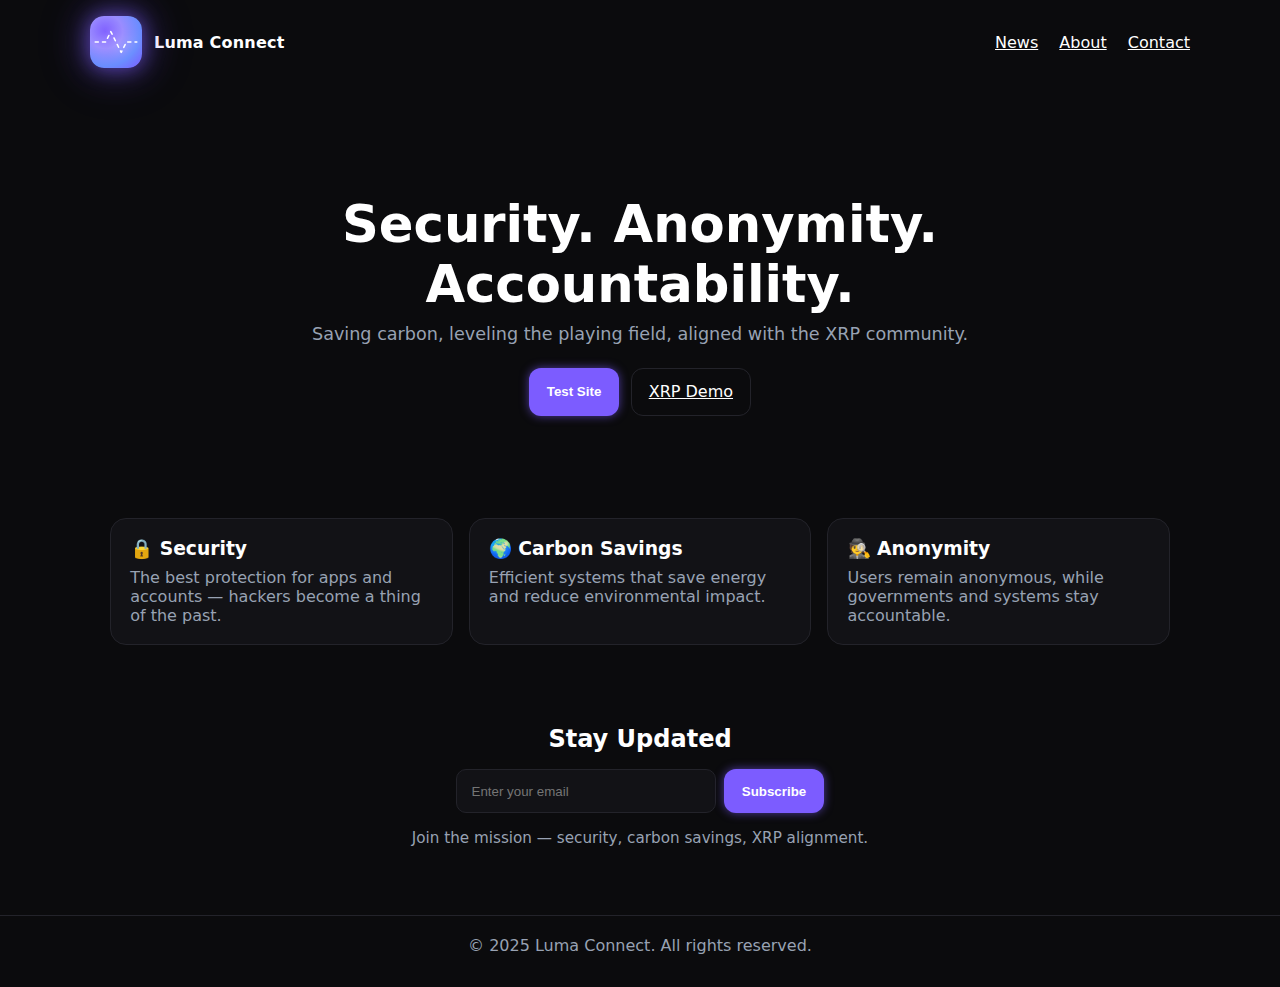
<file: index.html>
<!doctype html>
<html lang="en" data-theme="auto">
<head>
  <meta charset="utf-8" />
  <meta name="viewport" content="width=device-width, initial-scale=1" />
  <title>Luma Connect</title>
  <meta name="description" content="Luma Connect — the simplest way to connect, share, and grow.">

  <style>
    :root{
      --bg:#0b0b0d; --card:#121216; --fg:#fff; --muted:#98a2b3;
      --brand-1:#7c5cff; --brand-2:#9a8cff; --brand-3:#6a8dff; --brand-contrast:#fff;
      --border:#23232a; --glow-a:rgba(124,92,255,.6); --glow-b:rgba(124,92,255,.4); --glow-c:rgba(124,92,255,.2);
    }
    *{box-sizing:border-box;margin:0;padding:0} html,body{height:100%}
    body{font-family:system-ui,-apple-system,Segoe UI,Roboto,Inter,Arial,sans-serif;background:var(--bg);color:var(--fg)}
    a{color:var(--brand-1)} a:hover{text-decoration:underline}
    .container{max-width:1100px;padding:1.25rem;margin:0 auto}

    .site-header{display:flex;align-items:center;justify-content:space-between;padding:1rem 0}
    .brand{display:flex;align-items:center;gap:.75rem;font-weight:800;letter-spacing:.2px}
    .logo-badge{--size:52px;position:relative;width:var(--size);height:var(--size);border-radius:14px;overflow:hidden;isolation:isolate;
      background:radial-gradient(circle at 30% 30%, var(--brand-1), var(--brand-2), var(--brand-3), var(--brand-1));
      animation:glowBreath 6s ease-in-out infinite;
      box-shadow:0 0 20px var(--glow-a),0 0 40px var(--glow-b),0 0 60px var(--glow-c)}
    .pulse-mark{width:100%;height:100%;display:block;mix-blend-mode:screen;filter:drop-shadow(0 0 6px rgba(255,255,255,.9))}
    .pulse-mark path{stroke:#fff;stroke-width:3;fill:none;stroke-linecap:round;stroke-linejoin:round;stroke-dasharray:6 8;animation:dash 2.2s ease-in-out infinite}

    .nav a{margin-left:1rem;color:var(--fg)} .nav a:hover{color:var(--brand-1)}

    .hero{text-align:center;padding:10vh 1rem 6vh}
    .hero h1{font-size:clamp(2rem,5vw,3.2rem);margin-bottom:.6rem}
    .tagline{color:var(--muted);font-size:1.1rem;margin-bottom:1.5rem}
    .cta-row{display:inline-flex;gap:.75rem;flex-wrap:wrap}

    button{background:var(--brand-1);color:var(--brand-contrast);border:0;padding:.9rem 1.1rem;border-radius:12px;cursor:pointer;font-weight:600;
      transition:transform .12s ease,filter .12s ease,box-shadow .3s ease;box-shadow:0 0 10px var(--glow-a)}
    button:hover{filter:brightness(1.1);transform:translateY(-1px) scale(1.03);box-shadow:0 0 20px var(--glow-b)}
    .ghost{display:inline-block;padding:.85rem 1.05rem;border-radius:12px;border:1px solid var(--border);color:var(--fg);background:transparent}
    .ghost:hover{border-color:var(--brand-1)}

    .features{display:grid;gap:1rem;grid-template-columns:repeat(auto-fit,minmax(240px,1fr));padding:3rem 0}
    .feature{background:var(--card);border:1px solid var(--border);border-radius:16px;padding:1.2rem}
    .feature h3{margin-bottom:.5rem} .feature p{color:var(--muted)}

    .contact{padding:2rem 0 3rem;text-align:center}
    .contact form{display:flex;gap:.5rem;justify-content:center;flex-wrap:wrap;margin:1rem 0}
    input[type="email"]{background:var(--card);border:1px solid var(--border);color:var(--fg);padding:.8rem .9rem;border-radius:10px;min-width:260px}
    .muted{color:var(--muted);font-size:.95rem}

    .site-footer{border-top:1px solid var(--border);padding:1.25rem 0 2rem;color:var(--muted);text-align:center}

    @keyframes dash{0%{stroke-dashoffset:0;opacity:.9}50%{stroke-dashoffset:28;opacity:1}100%{stroke-dashoffset:56;opacity:.9}}
    @keyframes glowBreath{0%,100%{transform:scale(1);box-shadow:0 0 20px var(--glow-a),0 0 40px var(--glow-b),0 0 60px var(--glow-c)}
      50%{transform:scale(1.05);box-shadow:0 0 35px var(--glow-a),0 0 70px var(--glow-b),0 0 90px var(--glow-c)}}
  </style>
</head>
<body>
  <header class="site-header container">
    <div class="brand">
      <div class="logo-badge">
        <svg class="pulse-mark" viewBox="0 0 100 100">
          <path d="M10 50 L30 50 L40 30 L60 70 L70 50 L90 50"/>
        </svg>
      </div>
      <span>Luma Connect</span>
    </div>
    <nav class="nav">
      <a href="#">News</a>
      <a href="#">About</a>
      <a href="#">Contact</a>
    </nav>
  </header>

  <main class="container">
    <section class="hero">
      <h1>Security. Anonymity. Accountability.</h1>
      <p class="tagline">Saving carbon, leveling the playing field, aligned with the XRP community.</p>
      <div class="cta-row">
        <button>Test Site</button>
        <a href="test-xrp.html" class="ghost">XRP Demo</a>
      </div>
    </section>

    <section class="features">
      <div class="feature">
        <h3>🔒 Security</h3>
        <p>The best protection for apps and accounts — hackers become a thing of the past.</p>
      </div>
      <div class="feature">
        <h3>🌍 Carbon Savings</h3>
        <p>Efficient systems that save energy and reduce environmental impact.</p>
      </div>
      <div class="feature">
        <h3>🕵️ Anonymity</h3>
        <p>Users remain anonymous, while governments and systems stay accountable.</p>
      </div>
    </section>

    <section class="contact">
      <h2>Stay Updated</h2>
      <form>
        <input type="email" placeholder="Enter your email">
        <button type="submit">Subscribe</button>
      </form>
      <p class="muted">Join the mission — security, carbon savings, XRP alignment.</p>
    </section>
  </main>

  <footer class="site-footer">
    <p>© 2025 Luma Connect. All rights reserved.</p>
  </footer>
</body>
</html>
</file>
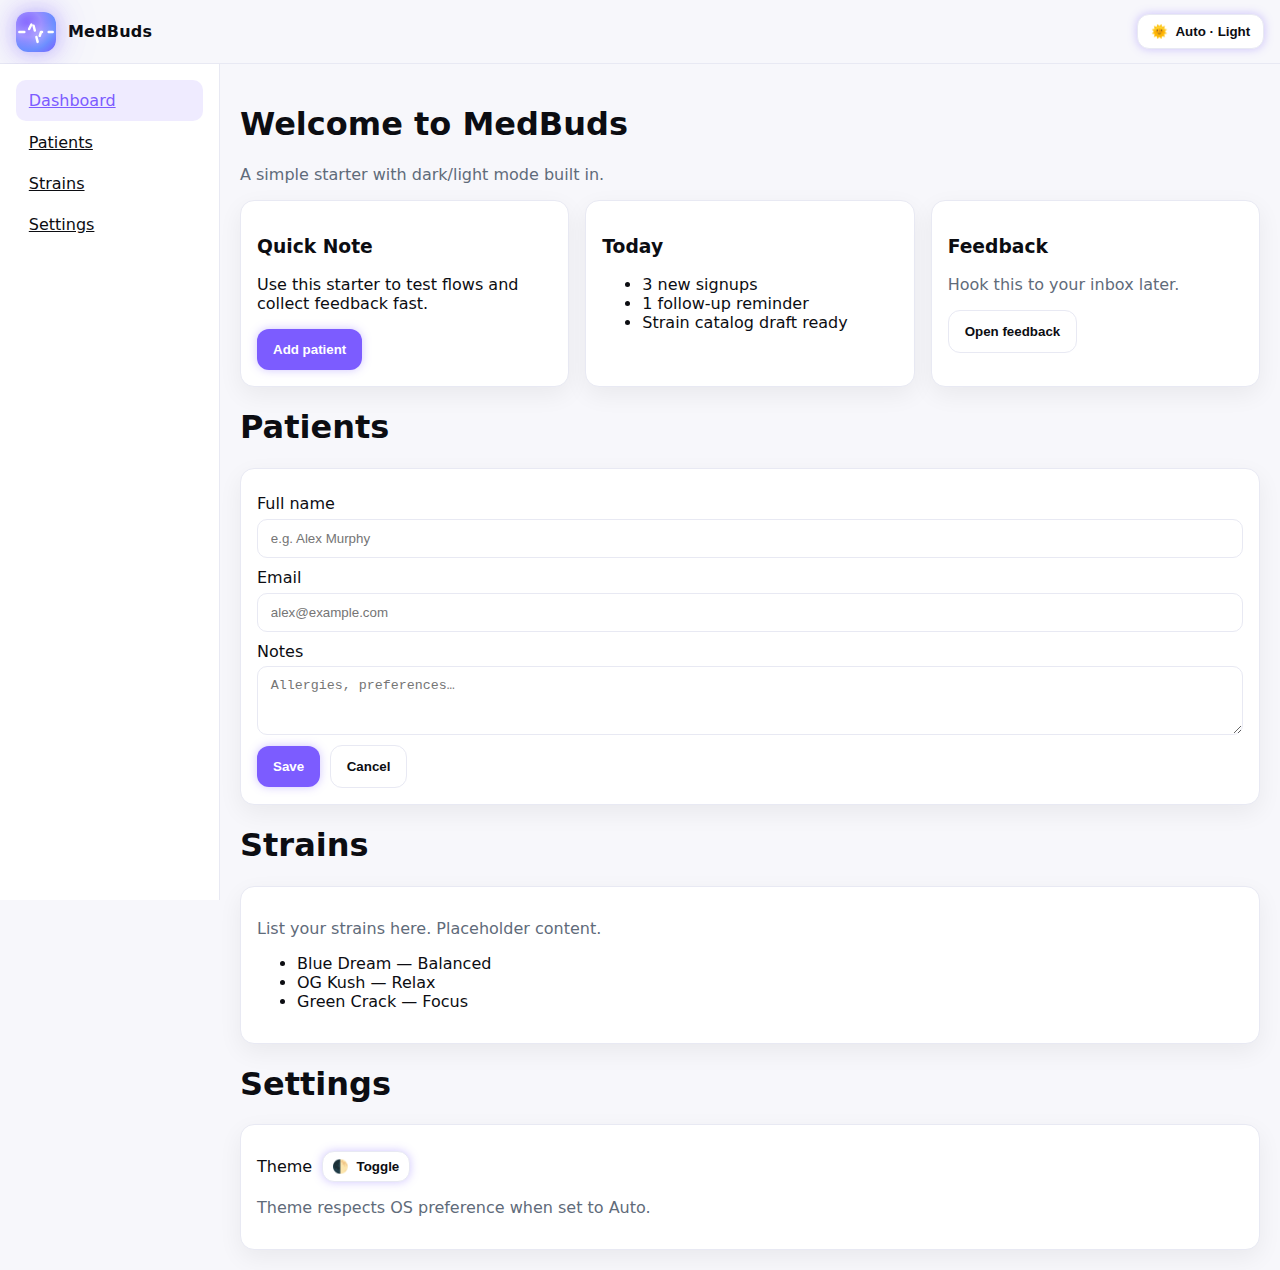
<file: app/index.html>
<!doctype html>
<html lang="en" data-theme="auto">
<head>
  <meta charset="utf-8" />
  <meta name="viewport" content="width=device-width, initial-scale=1" />
  <title>MedBuds • Luma Connect</title>
  <link rel="stylesheet" href="styles.css" />
  <script defer src="app.js"></script>
</head>
<body>
  <header class="topbar">
    <div class="brand">
      <div class="logo-badge" aria-hidden="true">
        <svg viewBox="0 0 48 48" class="pulse-mark" aria-hidden="true">
          <path d="M4 24 H14 L20 12 L26 36 L30 24 H44"/>
        </svg>
      </div>
      <span class="name">MedBuds</span>
    </div>
    <div class="topbar-actions">
      <button id="themeToggle" class="theme-toggle" aria-label="Toggle theme">
        <span id="themeIcon" aria-hidden="true">🌙</span>
        <span id="themeLabel">Dark</span>
      </button>
    </div>
  </header>

  <div class="app-shell">
    <aside class="sidebar">
      <nav>
        <a class="nav-link active" href="#" data-view="dashboard">Dashboard</a>
        <a class="nav-link" href="#" data-view="patients">Patients</a>
        <a class="nav-link" href="#" data-view="strains">Strains</a>
        <a class="nav-link" href="#" data-view="settings">Settings</a>
      </nav>
    </aside>

    <main id="view" class="content">
      <section data-view="dashboard" class="view visible">
        <h1>Welcome to MedBuds</h1>
        <p class="muted">A simple starter with dark/light mode built in.</p>
        <div class="grid">
          <div class="card">
            <h3>Quick Note</h3>
            <p>Use this starter to test flows and collect feedback fast.</p>
            <button class="primary">Add patient</button>
          </div>
          <div class="card">
            <h3>Today</h3>
            <ul class="list">
              <li>3 new signups</li>
              <li>1 follow-up reminder</li>
              <li>Strain catalog draft ready</li>
            </ul>
          </div>
          <div class="card">
            <h3>Feedback</h3>
            <p class="muted">Hook this to your inbox later.</p>
            <button class="ghost">Open feedback</button>
          </div>
        </div>
      </section>

      <section data-view="patients" class="view">
        <h1>Patients</h1>
        <div class="card">
          <form class="form">
            <label>Full name <input type="text" placeholder="e.g. Alex Murphy" /></label>
            <label>Email <input type="email" placeholder="alex@example.com" /></label>
            <label>Notes <textarea rows="3" placeholder="Allergies, preferences…"></textarea></label>
            <div class="row">
              <button class="primary" type="button">Save</button>
              <button class="ghost" type="button">Cancel</button>
            </div>
          </form>
        </div>
      </section>

      <section data-view="strains" class="view">
        <h1>Strains</h1>
        <div class="card">
          <p class="muted">List your strains here. Placeholder content.</p>
          <ul class="list">
            <li>Blue Dream — Balanced</li>
            <li>OG Kush — Relax</li>
            <li>Green Crack — Focus</li>
          </ul>
        </div>
      </section>

      <section data-view="settings" class="view">
        <h1>Settings</h1>
        <div class="card">
          <label class="row">
            <span>Theme</span>
            <button id="inlineThemeToggle" class="theme-toggle small" type="button">
              <span class="only-icon" aria-hidden="true">🌓</span> Toggle
            </button>
          </label>
          <p class="muted">Theme respects OS preference when set to Auto.</p>
        </div>
      </section>
    </main>
  </div>
</body>
</html>
</file>
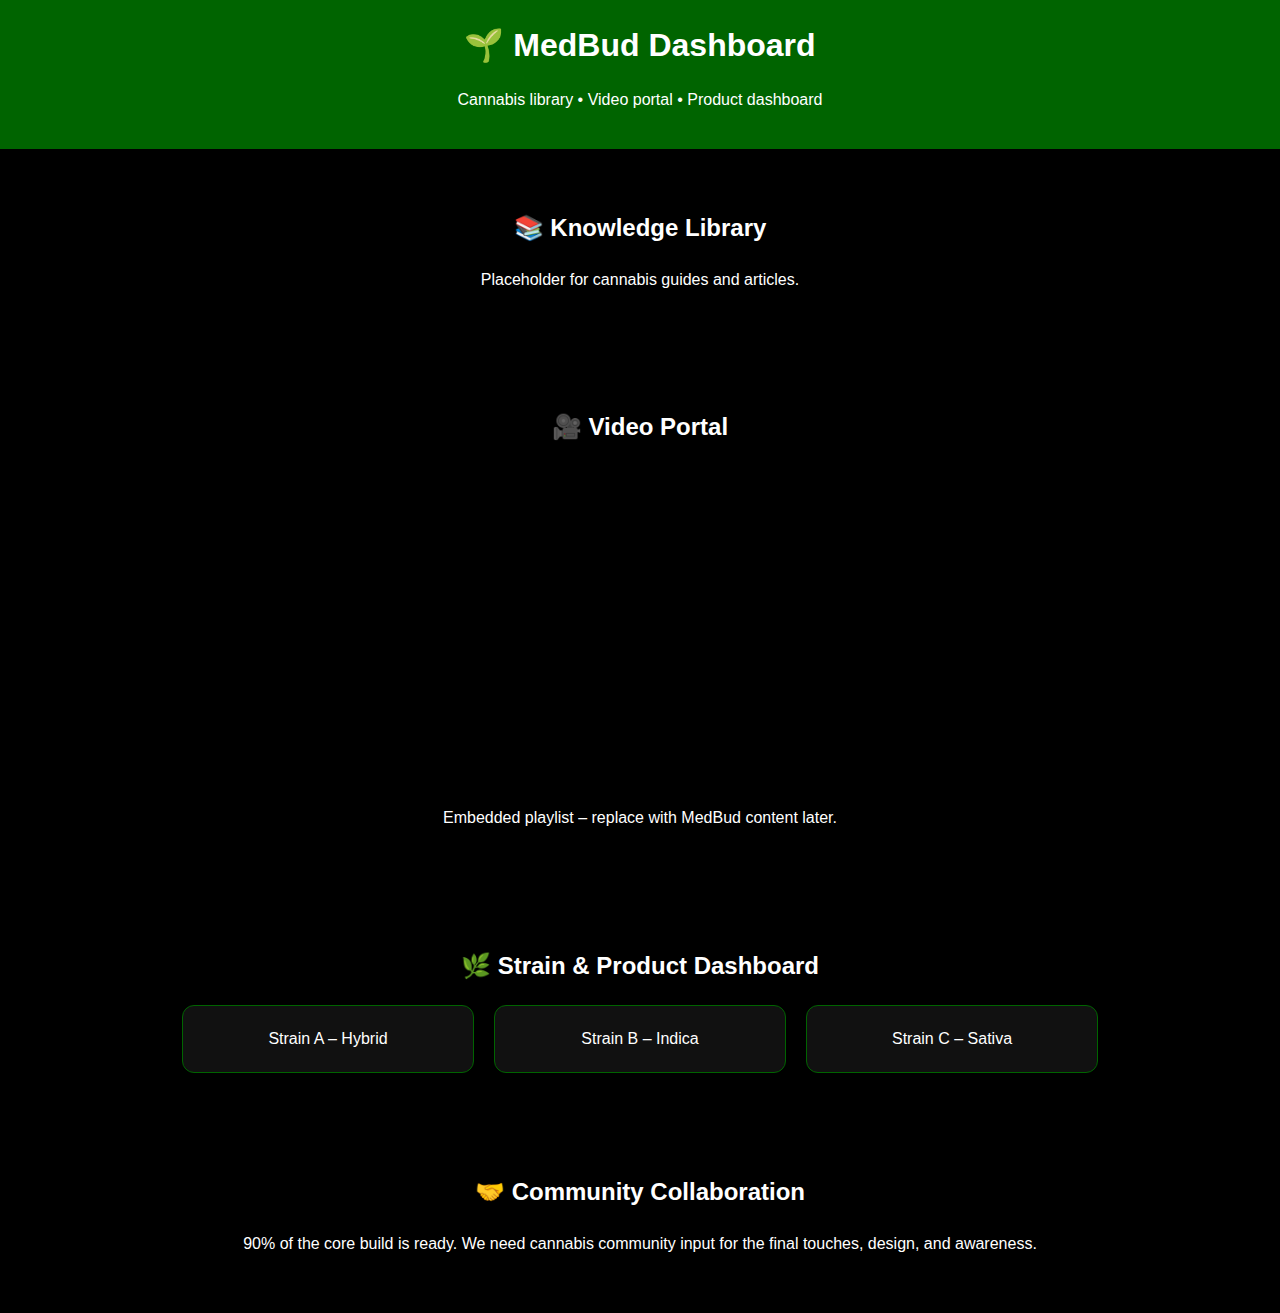
<file: medbud.html>
<!DOCTYPE html>
<html lang="en">
<head>
  <meta charset="UTF-8">
  <meta name="viewport" content="width=device-width, initial-scale=1.0">
  <title>MedBud Dashboard - Luma Connect</title>
  <style>
    body {margin:0;font-family:Arial,sans-serif;background:#000;color:#fff;text-align:center;line-height:1.6;}
    header {background:#006400;padding:20px;}
    header h1 {margin:0;font-size:2em;}
    section {padding:40px 20px;}
    .cards {display:flex;flex-wrap:wrap;justify-content:center;gap:20px;}
    .card {background:#111;border:1px solid #006400;border-radius:12px;padding:20px;width:250px;}
  </style>
</head>
<body>
  <header>
    <h1>🌱 MedBud Dashboard</h1>
    <p>Cannabis library • Video portal • Product dashboard</p>
  </header>
  <section><h2>📚 Knowledge Library</h2><p>Placeholder for cannabis guides and articles.</p></section>
  <section>
    <h2>🎥 Video Portal</h2>
    <iframe width="560" height="315" src="https://www.youtube.com/embed/videoseries?list=PLMC9KNkIncKtPzgY-5rmhvj7fax8fdxoj" frameborder="0" allowfullscreen></iframe>
    <p>Embedded playlist – replace with MedBud content later.</p>
  </section>
  <section>
    <h2>🌿 Strain & Product Dashboard</h2>
    <div class="cards"><div class="card">Strain A – Hybrid</div><div class="card">Strain B – Indica</div><div class="card">Strain C – Sativa</div></div>
  </section>
  <section><h2>🤝 Community Collaboration</h2><p>90% of the core build is ready. We need cannabis community input for the final touches, design, and awareness.</p></section>
</body>
</html>
</file>
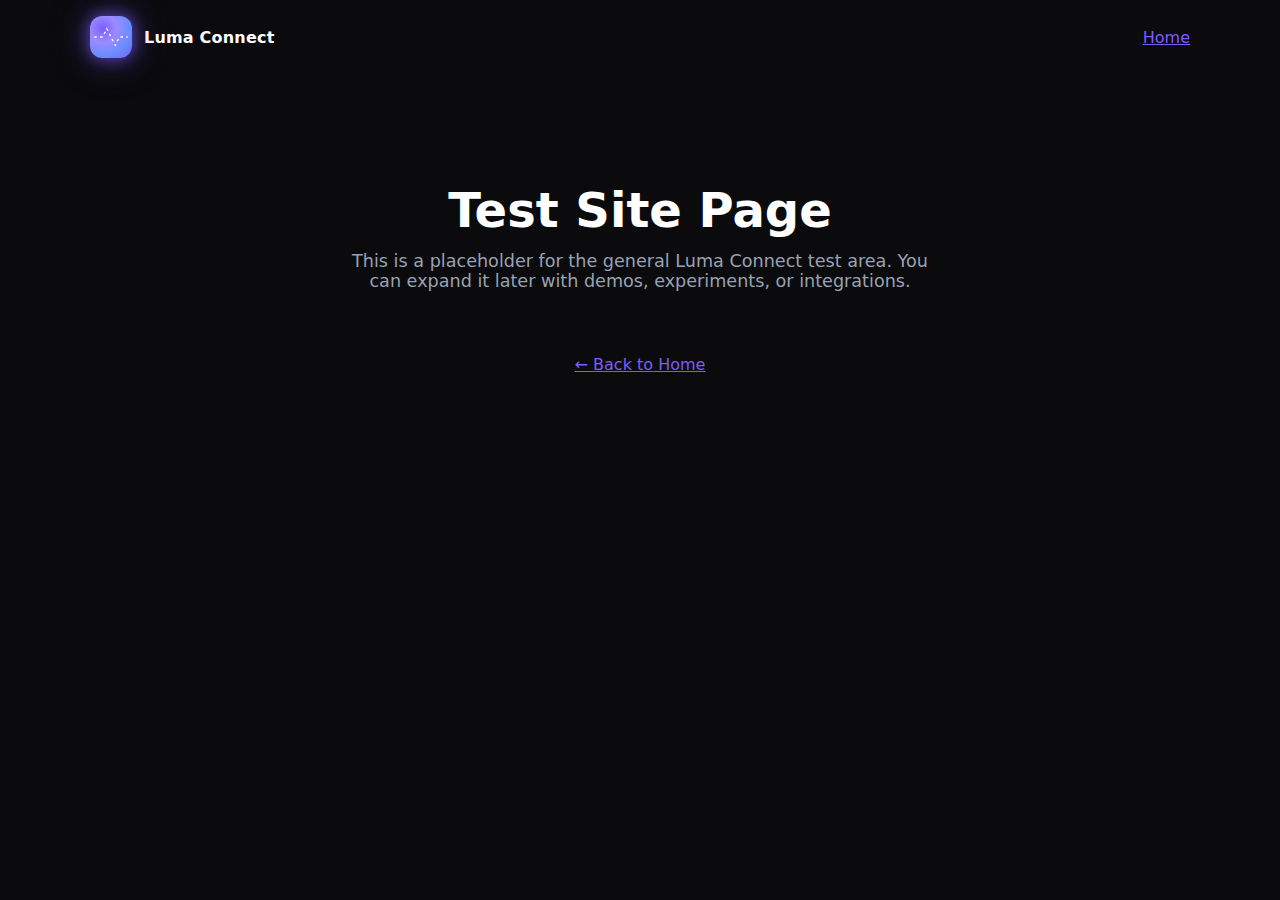
<file: test-site.html>
<!doctype html>
<html lang="en" data-theme="auto">
<head>
  <meta charset="utf-8" />
  <meta name="viewport" content="width=device-width, initial-scale=1" />
  <title>Test Site — Luma Connect</title>

  <style>
    :root{
      --bg:#0b0b0d; --card:#121216; --fg:#fff; --muted:#98a2b3;
      --brand-1:#7c5cff; --brand-2:#9a8cff; --brand-3:#6a8dff; --brand-contrast:#fff;
      --border:#23232a; --glow-a:rgba(124,92,255,.6); --glow-b:rgba(124,92,255,.4); --glow-c:rgba(124,92,255,.2);
    }
    *{box-sizing:border-box;margin:0;padding:0} html,body{height:100%}
    body{font-family:system-ui,-apple-system,Segoe UI,Roboto,Inter,Arial,sans-serif;background:var(--bg);color:var(--fg)}
    a{color:var(--brand-1)} a:hover{text-decoration:underline}
    .container{max-width:1100px;padding:1.25rem;margin:0 auto}

    .site-header{display:flex;align-items:center;justify-content:space-between;padding:1rem 0}
    .brand{display:flex;align-items:center;gap:.75rem;font-weight:800;letter-spacing:.2px}
    .logo-badge{--size:42px;position:relative;width:var(--size);height:var(--size);border-radius:12px;overflow:hidden;isolation:isolate;
      background:radial-gradient(circle at 30% 30%, var(--brand-1), var(--brand-2), var(--brand-3), var(--brand-1));
      animation:glowBreath 6s ease-in-out infinite;
      box-shadow:0 0 15px var(--glow-a),0 0 30px var(--glow-b),0 0 50px var(--glow-c)}
    .pulse-mark{width:100%;height:100%;display:block;mix-blend-mode:screen}
    .pulse-mark path{stroke:#fff;stroke-width:3;fill:none;stroke-dasharray:6 8;animation:dash 2.2s ease-in-out infinite}

    .hero{text-align:center;padding:12vh 1rem}
    .hero h1{font-size:clamp(2rem,5vw,3rem);margin-bottom:.8rem}
    .hero p{color:var(--muted);font-size:1.1rem;max-width:600px;margin:0 auto 2rem}
    .back-link{display:inline-block;margin-top:2rem;color:var(--brand-1)}

    @keyframes dash{0%{stroke-dashoffset:0}50%{stroke-dashoffset:28}100%{stroke-dashoffset:56}}
    @keyframes glowBreath{0%,100%{transform:scale(1);box-shadow:0 0 15px var(--glow-a),0 0 30px var(--glow-b),0 0 50px var(--glow-c)}
      50%{transform:scale(1.05);box-shadow:0 0 25px var(--glow-a),0 0 50px var(--glow-b),0 0 70px var(--glow-c)}}
  </style>
</head>
<body>
  <header class="site-header container">
    <div class="brand">
      <div class="logo-badge">
        <svg class="pulse-mark" viewBox="0 0 100 100">
          <path d="M10 50 L30 50 L40 30 L60 70 L70 50 L90 50"/>
        </svg>
      </div>
      <span>Luma Connect</span>
    </div>
    <nav class="nav">
      <a href="index.html">Home</a>
    </nav>
  </header>

  <main class="container hero">
    <h1>Test Site Page</h1>
    <p>This is a placeholder for the general Luma Connect test area. You can expand it later with demos, experiments, or integrations.</p>
    <a href="index.html" class="back-link">← Back to Home</a>
  </main>
</body>
</html>
</file>
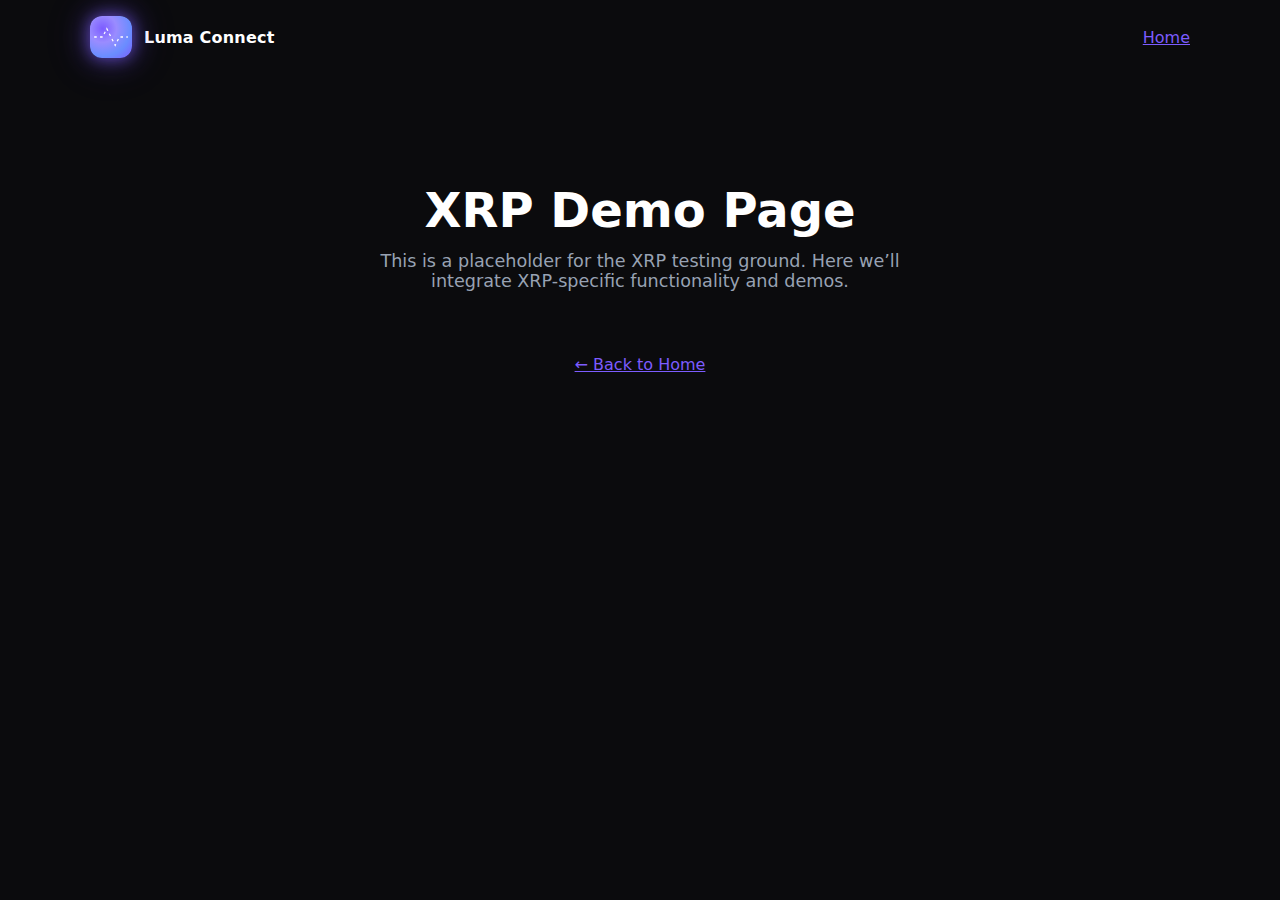
<file: test-xrp.html>
<!doctype html>
<html lang="en" data-theme="auto">
<head>
  <meta charset="utf-8" />
  <meta name="viewport" content="width=device-width, initial-scale=1" />
  <title>XRP Demo — Luma Connect</title>

  <style>
    :root{
      --bg:#0b0b0d; --card:#121216; --fg:#fff; --muted:#98a2b3;
      --brand-1:#7c5cff; --brand-2:#9a8cff; --brand-3:#6a8dff; --brand-contrast:#fff;
      --border:#23232a; --glow-a:rgba(124,92,255,.6); --glow-b:rgba(124,92,255,.4); --glow-c:rgba(124,92,255,.2);
    }
    *{box-sizing:border-box;margin:0;padding:0} html,body{height:100%}
    body{font-family:system-ui,-apple-system,Segoe UI,Roboto,Inter,Arial,sans-serif;background:var(--bg);color:var(--fg)}
    a{color:var(--brand-1)} a:hover{text-decoration:underline}
    .container{max-width:1100px;padding:1.25rem;margin:0 auto}

    .site-header{display:flex;align-items:center;justify-content:space-between;padding:1rem 0}
    .brand{display:flex;align-items:center;gap:.75rem;font-weight:800;letter-spacing:.2px}
    .logo-badge{--size:42px;position:relative;width:var(--size);height:var(--size);border-radius:12px;overflow:hidden;isolation:isolate;
      background:radial-gradient(circle at 30% 30%, var(--brand-1), var(--brand-2), var(--brand-3), var(--brand-1));
      animation:glowBreath 6s ease-in-out infinite;
      box-shadow:0 0 15px var(--glow-a),0 0 30px var(--glow-b),0 0 50px var(--glow-c)}
    .pulse-mark{width:100%;height:100%;display:block;mix-blend-mode:screen}
    .pulse-mark path{stroke:#fff;stroke-width:3;fill:none;stroke-dasharray:6 8;animation:dash 2.2s ease-in-out infinite}

    .hero{text-align:center;padding:12vh 1rem}
    .hero h1{font-size:clamp(2rem,5vw,3rem);margin-bottom:.8rem}
    .hero p{color:var(--muted);font-size:1.1rem;max-width:600px;margin:0 auto 2rem}
    .back-link{display:inline-block;margin-top:2rem;color:var(--brand-1)}

    @keyframes dash{0%{stroke-dashoffset:0}50%{stroke-dashoffset:28}100%{stroke-dashoffset:56}}
    @keyframes glowBreath{0%,100%{transform:scale(1);box-shadow:0 0 15px var(--glow-a),0 0 30px var(--glow-b),0 0 50px var(--glow-c)}
      50%{transform:scale(1.05);box-shadow:0 0 25px var(--glow-a),0 0 50px var(--glow-b),0 0 70px var(--glow-c)}}
  </style>
</head>
<body>
  <header class="site-header container">
    <div class="brand">
      <div class="logo-badge">
        <svg class="pulse-mark" viewBox="0 0 100 100">
          <path d="M10 50 L30 50 L40 30 L60 70 L70 50 L90 50"/>
        </svg>
      </div>
      <span>Luma Connect</span>
    </div>
    <nav class="nav">
      <a href="index.html">Home</a>
    </nav>
  </header>

  <main class="container hero">
    <h1>XRP Demo Page</h1>
    <p>This is a placeholder for the XRP testing ground. Here we’ll integrate XRP-specific functionality and demos.</p>
    <a href="index.html" class="back-link">← Back to Home</a>
  </main>
</body>
</html>
</file>
<file: app/styles.css>
:root {
  --brand-1:#7c5cff; --brand-2:#9a8cff; --brand-3:#6a8dff; --brand-contrast:#fff;
  --bg:#0b0b0d; --card:#121216; --fg:#ffffff; --muted:#98a2b3; --border:#23232a;
  --glow-a:rgba(124,92,255,.6); --glow-b:rgba(124,92,255,.4); --glow-c:rgba(124,92,255,.2);
  --shadow-card:0 0 0 transparent;
}
:root[data-theme="light"]{
  --bg:#f7f7fb; --card:#ffffff; --fg:#0c0d12; --muted:#5f6b7a; --border:#e8e9f3;
  --glow-a:rgba(124,92,255,.35); --glow-b:rgba(124,92,255,.25); --glow-c:rgba(124,92,255,.12);
  --shadow-card:0 8px 24px rgba(12,13,18,.06);
}
@media (prefers-color-scheme: light){
  :root[data-theme="auto"]{
    --bg:#f7f7fb; --card:#ffffff; --fg:#0c0d12; --muted:#5f6b7a; --border:#e8e9f3;
    --glow-a:rgba(124,92,255,.35); --glow-b:rgba(124,92,255,.25); --glow-c:rgba(124,92,255,.12);
    --shadow-card:0 8px 24px rgba(12,13,18,.06);
  }
}

*{box-sizing:border-box} html,body{height:100%}
body{margin:0;font-family:system-ui,-apple-system,Segoe UI,Roboto,Inter,Arial,sans-serif;background:var(--bg);color:var(--fg)}
a{color:var(--brand-1)} a:hover{text-decoration:underline}
.muted{color:var(--muted)} .row{display:flex;gap:.6rem;align-items:center}

/* Layout */
.topbar{height:64px;padding:0 1rem;display:flex;align-items:center;justify-content:space-between;border-bottom:1px solid var(--border);background:var(--bg)}
.brand{display:flex;align-items:center;gap:.75rem;font-weight:800;letter-spacing:.2px}
.logo-badge{--size:40px;width:var(--size);height:var(--size);border-radius:12px;overflow:hidden;isolation:isolate;
  background:radial-gradient(circle at 30% 30%,var(--brand-1),var(--brand-2),var(--brand-3),var(--brand-1));
  animation:glowBreath 6s ease-in-out infinite;
  box-shadow:0 0 16px var(--glow-a),0 0 36px var(--glow-b),0 0 56px var(--glow-c)}
.pulse-mark{width:100%;height:100%;display:block;mix-blend-mode:screen;filter:drop-shadow(0 0 5px rgba(255,255,255,.85))}
.pulse-mark path{stroke:#fff;stroke-width:3;fill:none;stroke-linecap:round;stroke-linejoin:round;stroke-dasharray:6 8;animation:dash 2.2s ease-in-out infinite}

.app-shell{display:grid;grid-template-columns:220px 1fr;min-height:calc(100vh - 64px)}
.sidebar{border-right:1px solid var(--border);background:var(--card);padding:1rem;position:sticky;top:64px;height:calc(100vh - 64px)}
.nav-link{display:block;padding:.7rem .8rem;border-radius:10px;color:var(--fg)}
.nav-link:hover{background:rgba(124,92,255,.08)}
.nav-link.active{background:rgba(124,92,255,.12);color:var(--brand-1)}

.content{padding:1.25rem}
.grid{display:grid;gap:1rem;grid-template-columns:repeat(auto-fit,minmax(260px,1fr));margin-top:1rem}
.card{background:var(--card);border:1px solid var(--border);border-radius:14px;padding:1rem;box-shadow:var(--shadow-card)}

/* Forms & Buttons */
input,textarea{width:100%;background:var(--card);border:1px solid var(--border);color:var(--fg);padding:.7rem .8rem;border-radius:10px}
label{display:grid;gap:.35rem;margin:.6rem 0}
button{background:var(--brand-1);color:#fff;border:0;padding:.8rem 1rem;border-radius:12px;cursor:pointer;font-weight:700;
  transition:transform .12s ease,filter .12s ease,box-shadow .3s ease;box-shadow:0 0 10px var(--glow-a)}
button:hover{filter:brightness(1.08);transform:translateY(-1px) scale(1.02);box-shadow:0 0 18px var(--glow-b)}
button.ghost{background:transparent;color:var(--fg);border:1px solid var(--border);box-shadow:none}
button.ghost:hover{border-color:var(--brand-1)}
.theme-toggle{display:inline-flex;align-items:center;gap:.45rem;padding:.55rem .8rem;border-radius:12px;background:var(--card);color:var(--fg);border:1px solid var(--border)}
.theme-toggle.small{padding:.45rem .6rem}

/* Animations */
@keyframes dash{0%{stroke-dashoffset:0;opacity:.9}50%{stroke-dashoffset:28;opacity:1}100%{stroke-dashoffset:56;opacity:.9}}
@keyframes glowBreath{0%,100%{transform:scale(1);box-shadow:0 0 16px var(--glow-a),0 0 36px var(--glow-b),0 0 56px var(--glow-c)}50%{transform:scale(1.04);box-shadow:0 0 28px var(--glow-a),0 0 56px var(--glow-b),0 0 84px var(--glow-c)}}
@media (prefers-reduced-motion: reduce){.logo-badge,.pulse-mark path{animation:none !important}}
</file>
